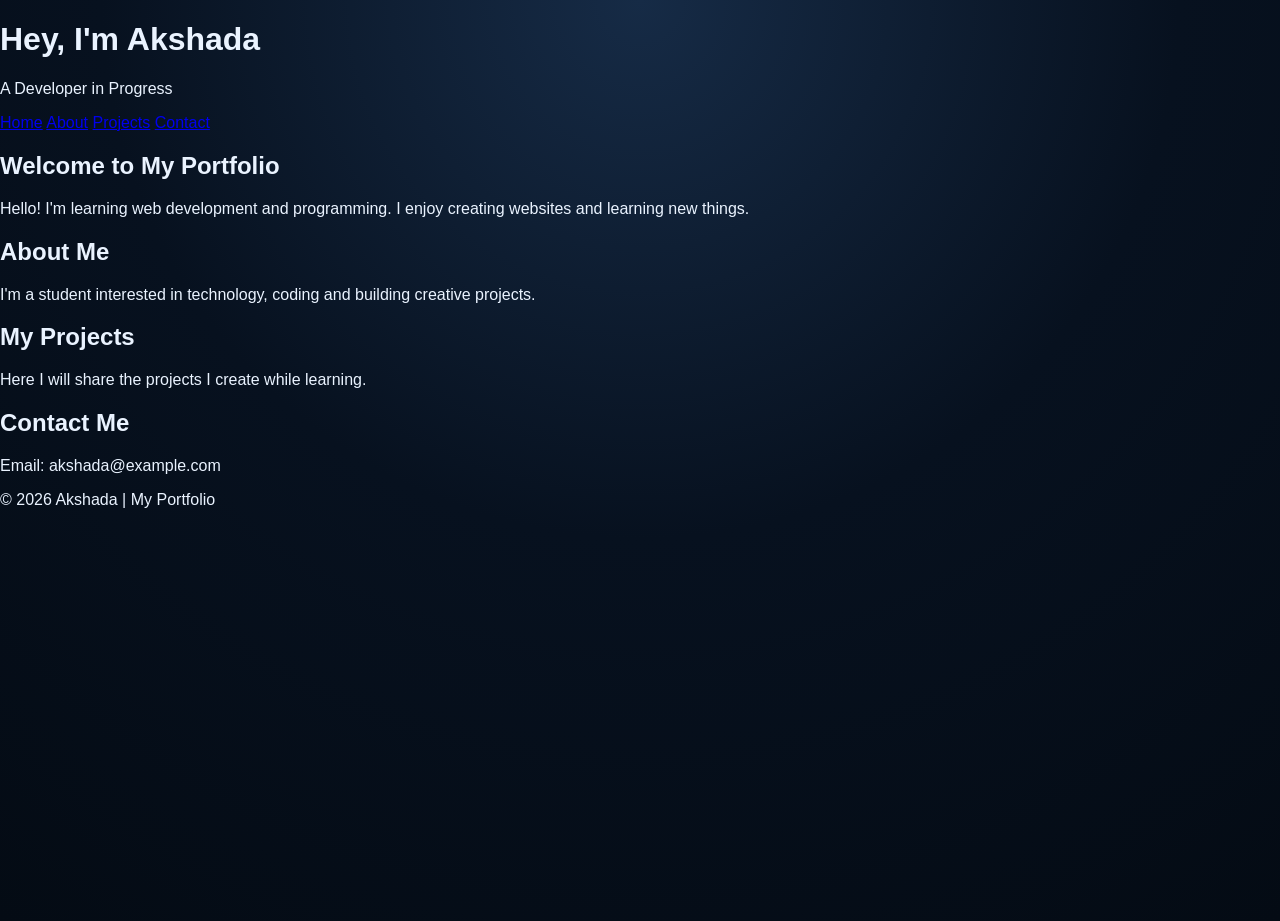
<file: program/index.html>
<!DOCTYPE html>
<html lang="en">
<head>
    <meta charset="UTF-8">
    <meta name="viewport" content="width=device-width, initial-scale=1.0">
    <title>My Portfolio</title>
    <link rel="stylesheet" href="style.css">
</head>
<body>

    <header>
        <h1>Hey, I'm Akshada</h1>
        <p>A Developer in Progress</p>
    </header>

    <nav>
        <a href="#home">Home</a>
        <a href="#about">About</a>
        <a href="#projects">Projects</a>
        <a href="#contact">Contact</a>
    </nav>

    <section id="home">
        <h2>Welcome to My Portfolio</h2>
        <p>Hello! I'm learning web development and programming.
           I enjoy creating websites and learning new things.</p>
    </section>

    <section id="about">
        <h2>About Me</h2>
        <p>I'm a student interested in technology, coding and
           building creative projects.</p>
    </section>

    <section id="projects">
        <h2>My Projects</h2>
        <p>Here I will share the projects I create while learning.</p>
    </section>

    <section id="contact">
        <h2>Contact Me</h2>
        <p>Email: akshada@example.com</p>
    </section>

    <footer>
        <p>© 2026 Akshada | My Portfolio</p>
    </footer>

</body>
</html>
</file>
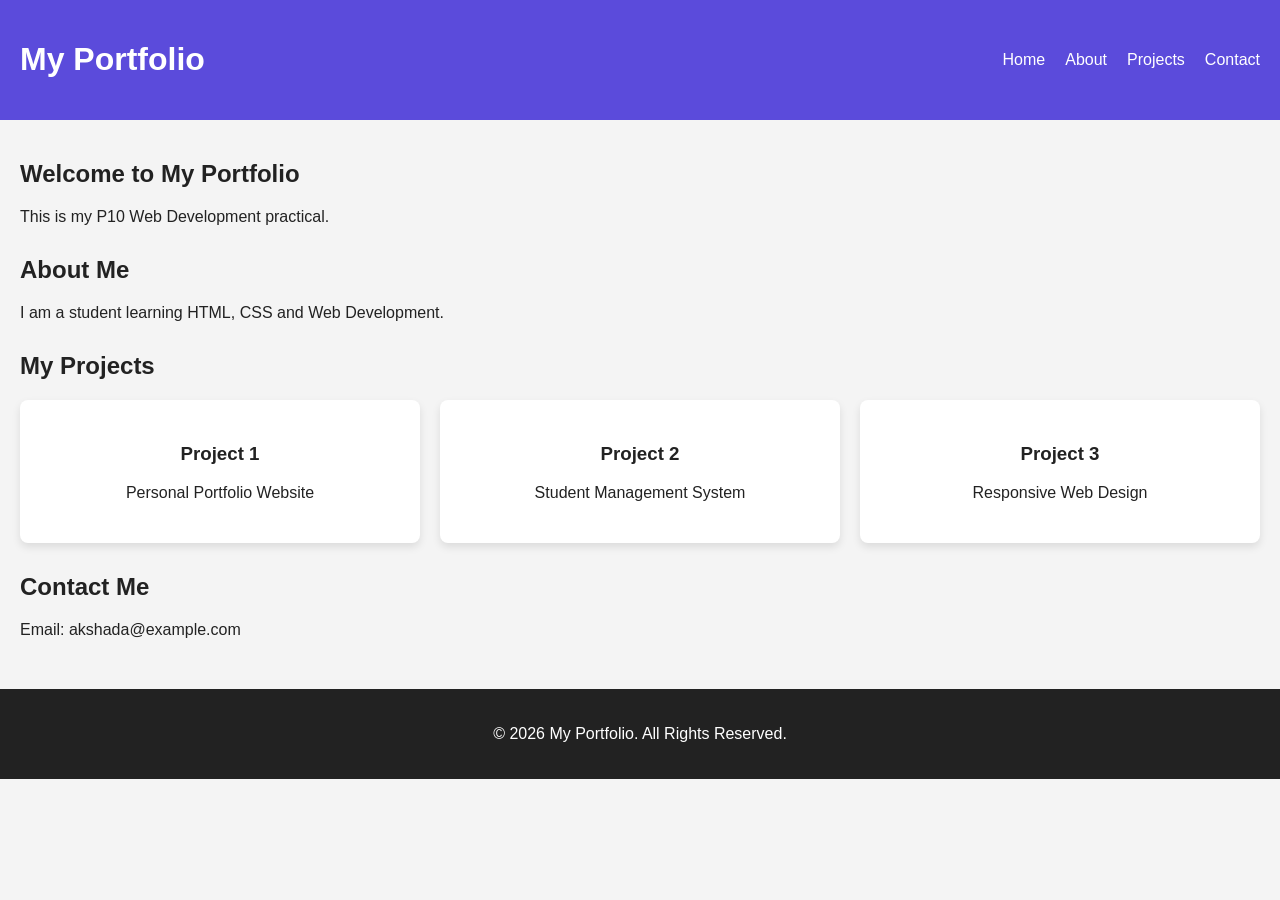
<file: p10.html>
<!DOCTYPE html>
<html lang="en">
<head>
    <meta charset="UTF-8">
    <meta name="viewport" content="width=device-width, initial-scale=1.0">
    <title>P10 - Advanced Flexbox Layout</title>
    <link rel="stylesheet" href="p10.css">
</head>
<body>

   
    <header class="header">
        <h1>My Portfolio</h1>

        <nav class="navbar">
            <a href="#home">Home</a>
            <a href="#about">About</a>
            <a href="#projects">Projects</a>
            <a href="#contact">Contact</a>
        </nav>
    </header>

  
    <main>
        <section id="home">
            <h2>Welcome to My Portfolio</h2>
            <p>This is my P10 Web Development practical.</p>
        </section>

        <section id="about">
            <h2>About Me</h2>
            <p>I am a student learning HTML, CSS and Web Development.</p>
        </section>

        <section id="projects">
            <h2>My Projects</h2>

            <div class="projects-container">
                <div class="project-card">
                    <h3>Project 1</h3>
                    <p>Personal Portfolio Website</p>
                </div>

                <div class="project-card">
                    <h3>Project 2</h3>
                    <p>Student Management System</p>
                </div>

                <div class="project-card">
                    <h3>Project 3</h3>
                    <p>Responsive Web Design</p>
                </div>
            </div>
        </section>

        <section id="contact">
            <h2>Contact Me</h2>
            <p>Email: akshada@example.com</p>
        </section>
    </main>


    <footer class="footer">
        <p>&copy; 2026 My Portfolio. All Rights Reserved.</p>
    </footer>

</body>
</html>
</file>
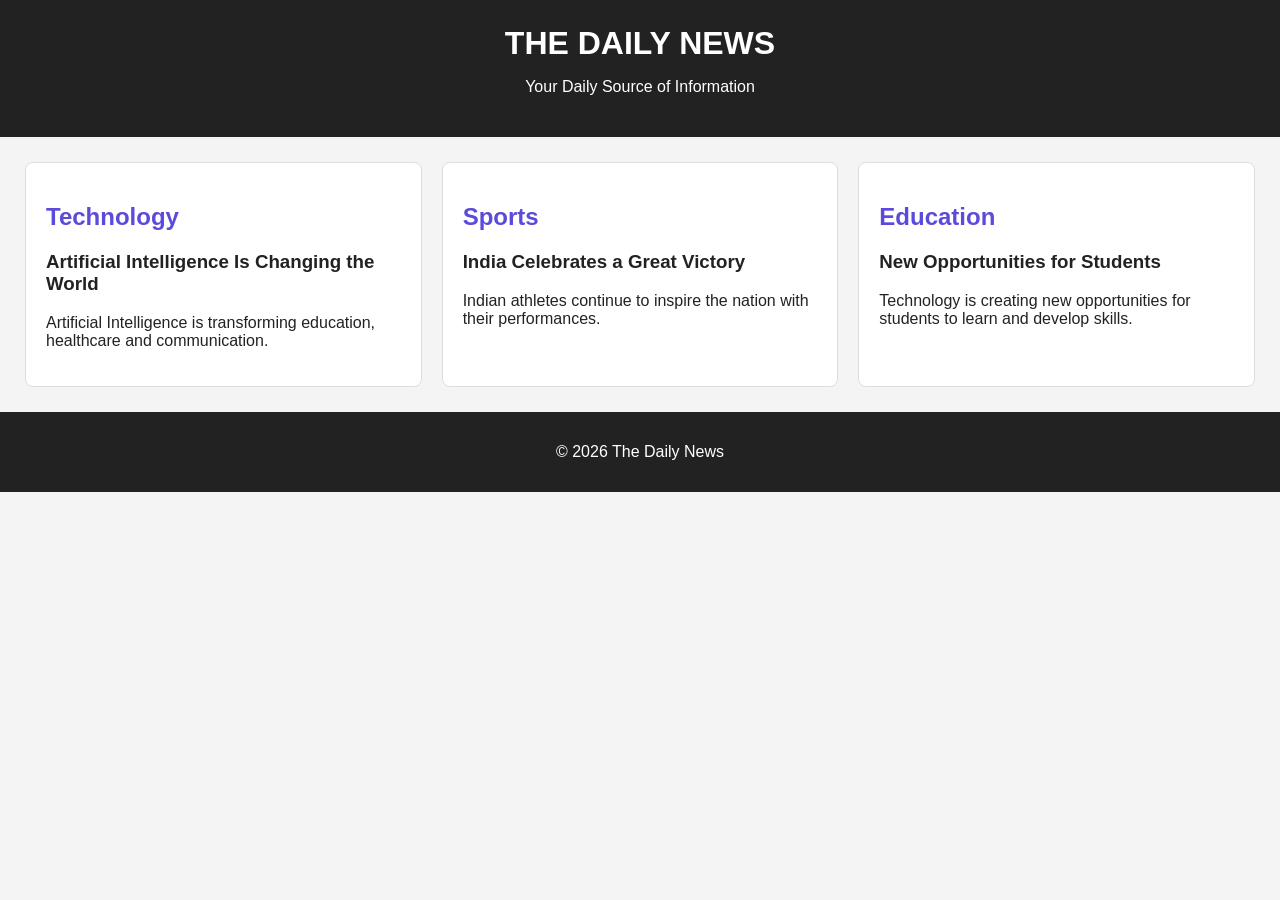
<file: p11.html>
<!DOCTYPE html>
<html lang="en">
<head>
    <meta charset="UTF-8">
    <meta name="viewport" content="width=device-width, initial-scale=1.0">
    <title>Daily News</title>
    <link rel="stylesheet" href="p11.css">
</head>
<body>

    <header>
        <h1>THE DAILY NEWS</h1>
        <p>Your Daily Source of Information</p>
    </header>

    <main class="newspaper">

        <section class="news">
            <h2>Technology</h2>
            <h3>Artificial Intelligence Is Changing the World</h3>
            <p>Artificial Intelligence is transforming education,
            healthcare and communication.</p>
        </section>

        <section class="news">
            <h2>Sports</h2>
            <h3>India Celebrates a Great Victory</h3>
            <p>Indian athletes continue to inspire the nation
            with their performances.</p>
        </section>

        <section class="news">
            <h2>Education</h2>
            <h3>New Opportunities for Students</h3>
            <p>Technology is creating new opportunities
            for students to learn and develop skills.</p>
        </section>

    </main>

    <footer>
        <p>&copy; 2026 The Daily News</p>
    </footer>

</body>
</html>
</file>
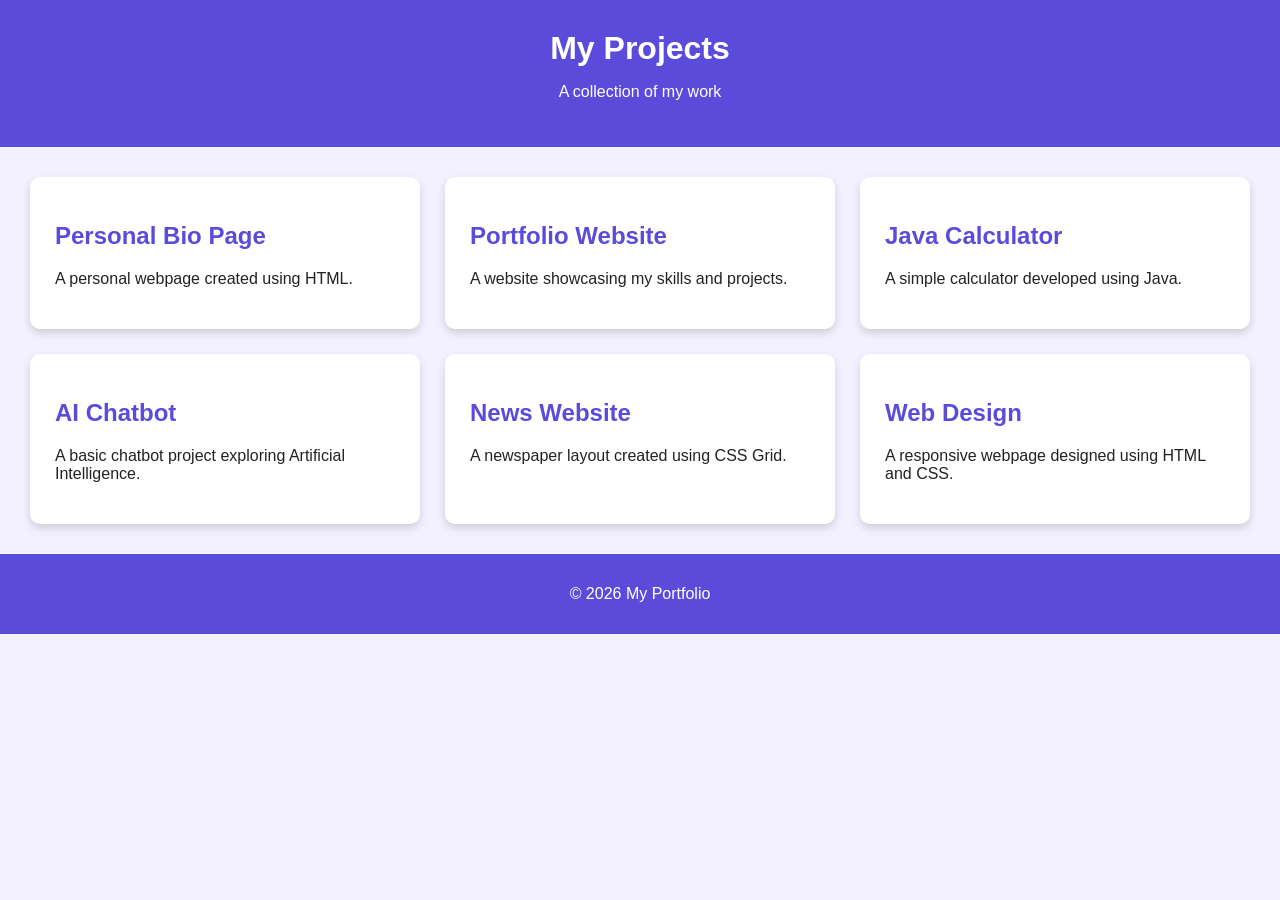
<file: p12.html>
<!DOCTYPE html>
<html lang="en">
<head>
    <meta charset="UTF-8">
    <meta name="viewport" content="width=device-width, initial-scale=1.0">
    <title>My Project Portfolio</title>
    <link rel="stylesheet" href="p12.css">
</head>
<body>

    <header>
        <h1>My Projects</h1>
        <p>A collection of my work</p>
    </header>

    <main>
        <section class="project-grid">

            <article class="project-card">
                <h2>Personal Bio Page</h2>
                <p>A personal webpage created using HTML.</p>
            </article>

            <article class="project-card">
                <h2>Portfolio Website</h2>
                <p>A website showcasing my skills and projects.</p>
            </article>

            <article class="project-card">
                <h2>Java Calculator</h2>
                <p>A simple calculator developed using Java.</p>
            </article>

            <article class="project-card">
                <h2>AI Chatbot</h2>
                <p>A basic chatbot project exploring Artificial Intelligence.</p>
            </article>

            <article class="project-card">
                <h2>News Website</h2>
                <p>A newspaper layout created using CSS Grid.</p>
            </article>

            <article class="project-card">
                <h2>Web Design</h2>
                <p>A responsive webpage designed using HTML and CSS.</p>
            </article>

        </section>
    </main>

    <footer>
        <p>&copy; 2026 My Portfolio</p>
    </footer>

</body>
</html>
</file>
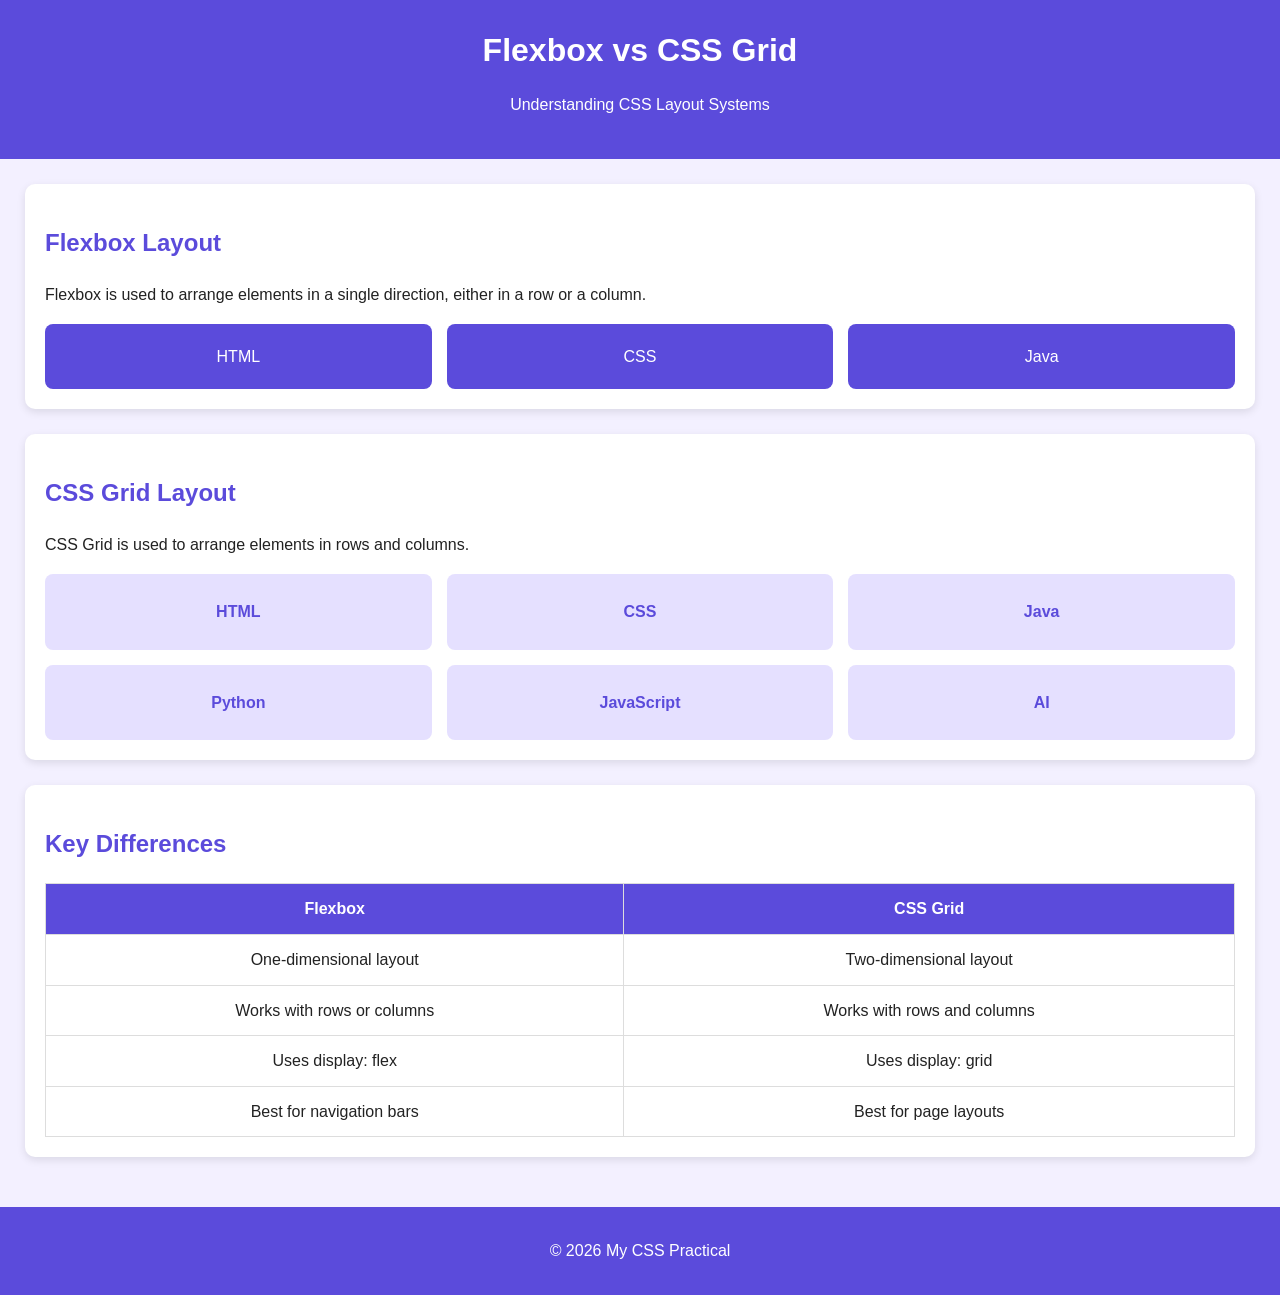
<file: p13.html>
<!DOCTYPE html>
<html lang="en">
<head>
    <meta charset="UTF-8">
    <meta name="viewport" content="width=device-width, initial-scale=1.0">
    <title>Flexbox vs CSS Grid</title>
    <link rel="stylesheet" href="p13.css">
</head>
<body>

    <header>
        <h1>Flexbox vs CSS Grid</h1>
        <p>Understanding CSS Layout Systems</p>
    </header>

    <main>

        <section>
            <h2>Flexbox Layout</h2>
            <p>Flexbox is used to arrange elements in a single direction,
            either in a row or a column.</p>

            <div class="flex-container">
                <div class="flex-item">HTML</div>
                <div class="flex-item">CSS</div>
                <div class="flex-item">Java</div>
            </div>
        </section>

        <section>
            <h2>CSS Grid Layout</h2>
            <p>CSS Grid is used to arrange elements in rows and columns.</p>

            <div class="grid-container">
                <div class="grid-item">HTML</div>
                <div class="grid-item">CSS</div>
                <div class="grid-item">Java</div>
                <div class="grid-item">Python</div>
                <div class="grid-item">JavaScript</div>
                <div class="grid-item">AI</div>
            </div>
        </section>

        <section class="comparison">
            <h2>Key Differences</h2>

            <table>
                <tr>
                    <th>Flexbox</th>
                    <th>CSS Grid</th>
                </tr>
                <tr>
                    <td>One-dimensional layout</td>
                    <td>Two-dimensional layout</td>
                </tr>
                <tr>
                    <td>Works with rows or columns</td>
                    <td>Works with rows and columns</td>
                </tr>
                <tr>
                    <td>Uses display: flex</td>
                    <td>Uses display: grid</td>
                </tr>
                <tr>
                    <td>Best for navigation bars</td>
                    <td>Best for page layouts</td>
                </tr>
            </table>
        </section>

    </main>

    <footer>
        <p>&copy; 2026 My CSS Practical</p>
    </footer>

</body>
</html>
</file>
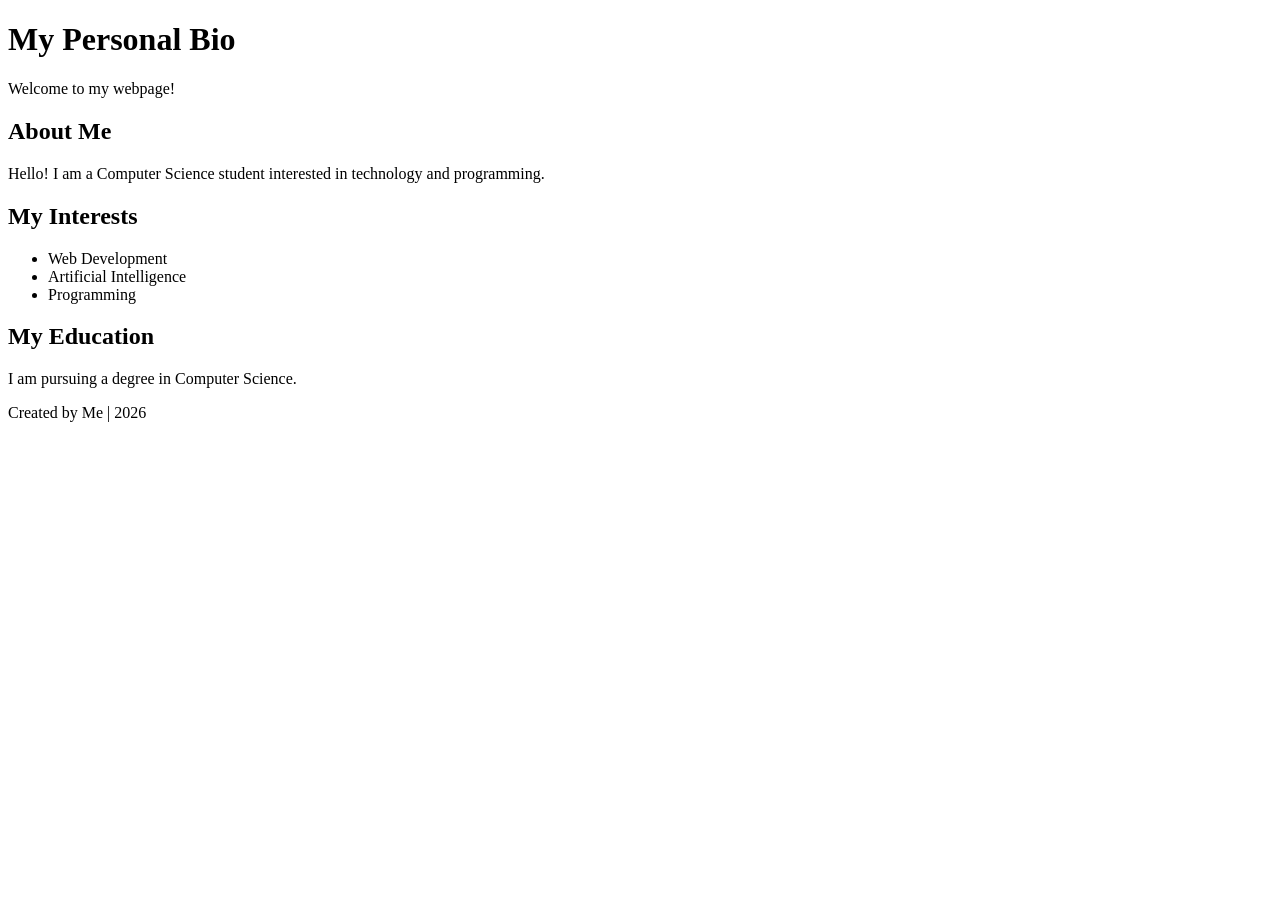
<file: p5.html>
<!DOCTYPE html>
<html lang="en">
<head>
    <meta charset="UTF-8">
    <meta name="viewport" content="width=device-width, initial-scale=1.0">
    <title>My Bio Page</title>
</head>
<body>

    <header>
        <h1>My Personal Bio</h1>
        <p>Welcome to my webpage!</p>
    </header>

    <main>
        <section>
            <h2>About Me</h2>
            <p>Hello! I am a Computer Science student
               interested in technology and programming.</p>
        </section>

        <section>
            <h2>My Interests</h2>
            <ul>
                <li>Web Development</li>
                <li>Artificial Intelligence</li>
                <li>Programming</li>
            </ul>
        </section>

        <section>
            <h2>My Education</h2>
            <p>I am pursuing a degree in Computer Science.</p>
        </section>
    </main>

    <footer>
        <p>Created by Me | 2026</p>
    </footer>

</body>
</html>
</file>
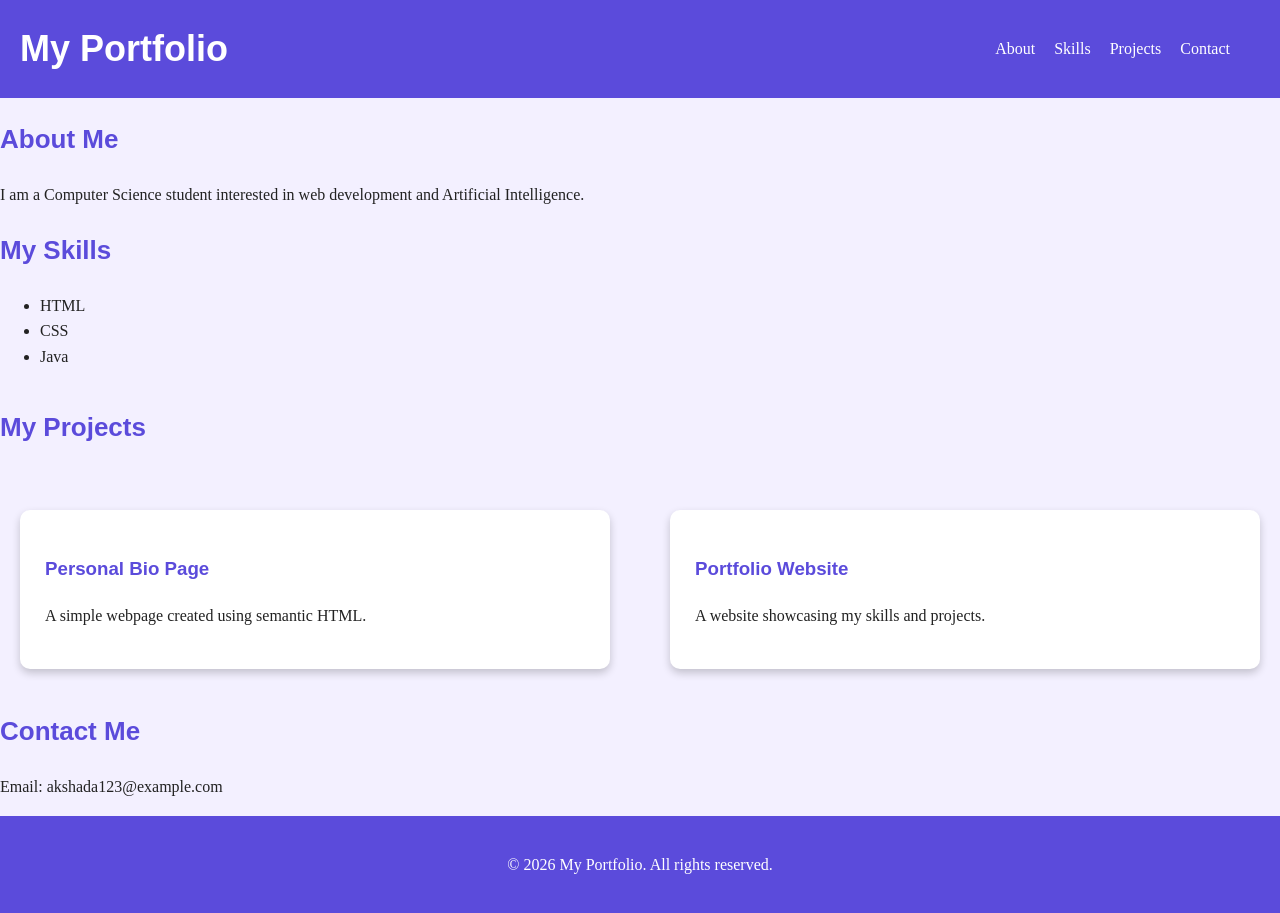
<file: p6.html>
<!DOCTYPE html>
<html lang="en">
<head>
    <meta charset="UTF-8">
    <meta name="viewport" content="width=device-width, initial-scale=1.0">
    <title>My Portfolio</title>
    <link rel="stylesheet" href="p7.css">
</head>
<body>
    <header>
        <h1>My Portfolio</h1>

        <nav class="navbar">
            <a href="#about">About</a>
            <a href="#skills">Skills</a>
            <a href="#projects">Projects</a>
            <a href="#contact">Contact</a>
        </nav>
    </header>

    <main>

        <section id="about">
            <h2>About Me</h2>
            <p>
                I am a Computer Science student interested in
                web development and Artificial Intelligence.
            </p>
        </section>

        <section id="skills">
            <h2>My Skills</h2>
            <ul>
                <li>HTML</li>
                <li>CSS</li>
                <li>Java</li>
            </ul>
        </section>

        <section id="projects">
            <h2>My Projects</h2>

            <article class="project-card">
                <h3>Personal Bio Page</h3>
                <p>A simple webpage created using semantic HTML.</p>

                <div class="overlay">
                    <p>My first HTML project</p>
                </div>
            </article>

            <article class="project-card">
                <h3>Portfolio Website</h3>
                <p>A website showcasing my skills and projects.</p>

                <div class="overlay">
                    <p>My personal portfolio</p>
                </div>
            </article>

        </section>

        <section id="contact">
            <h2>Contact Me</h2>
            <p>Email: akshada123@example.com</p>
        </section>

    </main>

    <footer>
        <p>&copy; 2026 My Portfolio. All rights reserved.</p>
    </footer>
</body>
</html>
</file>
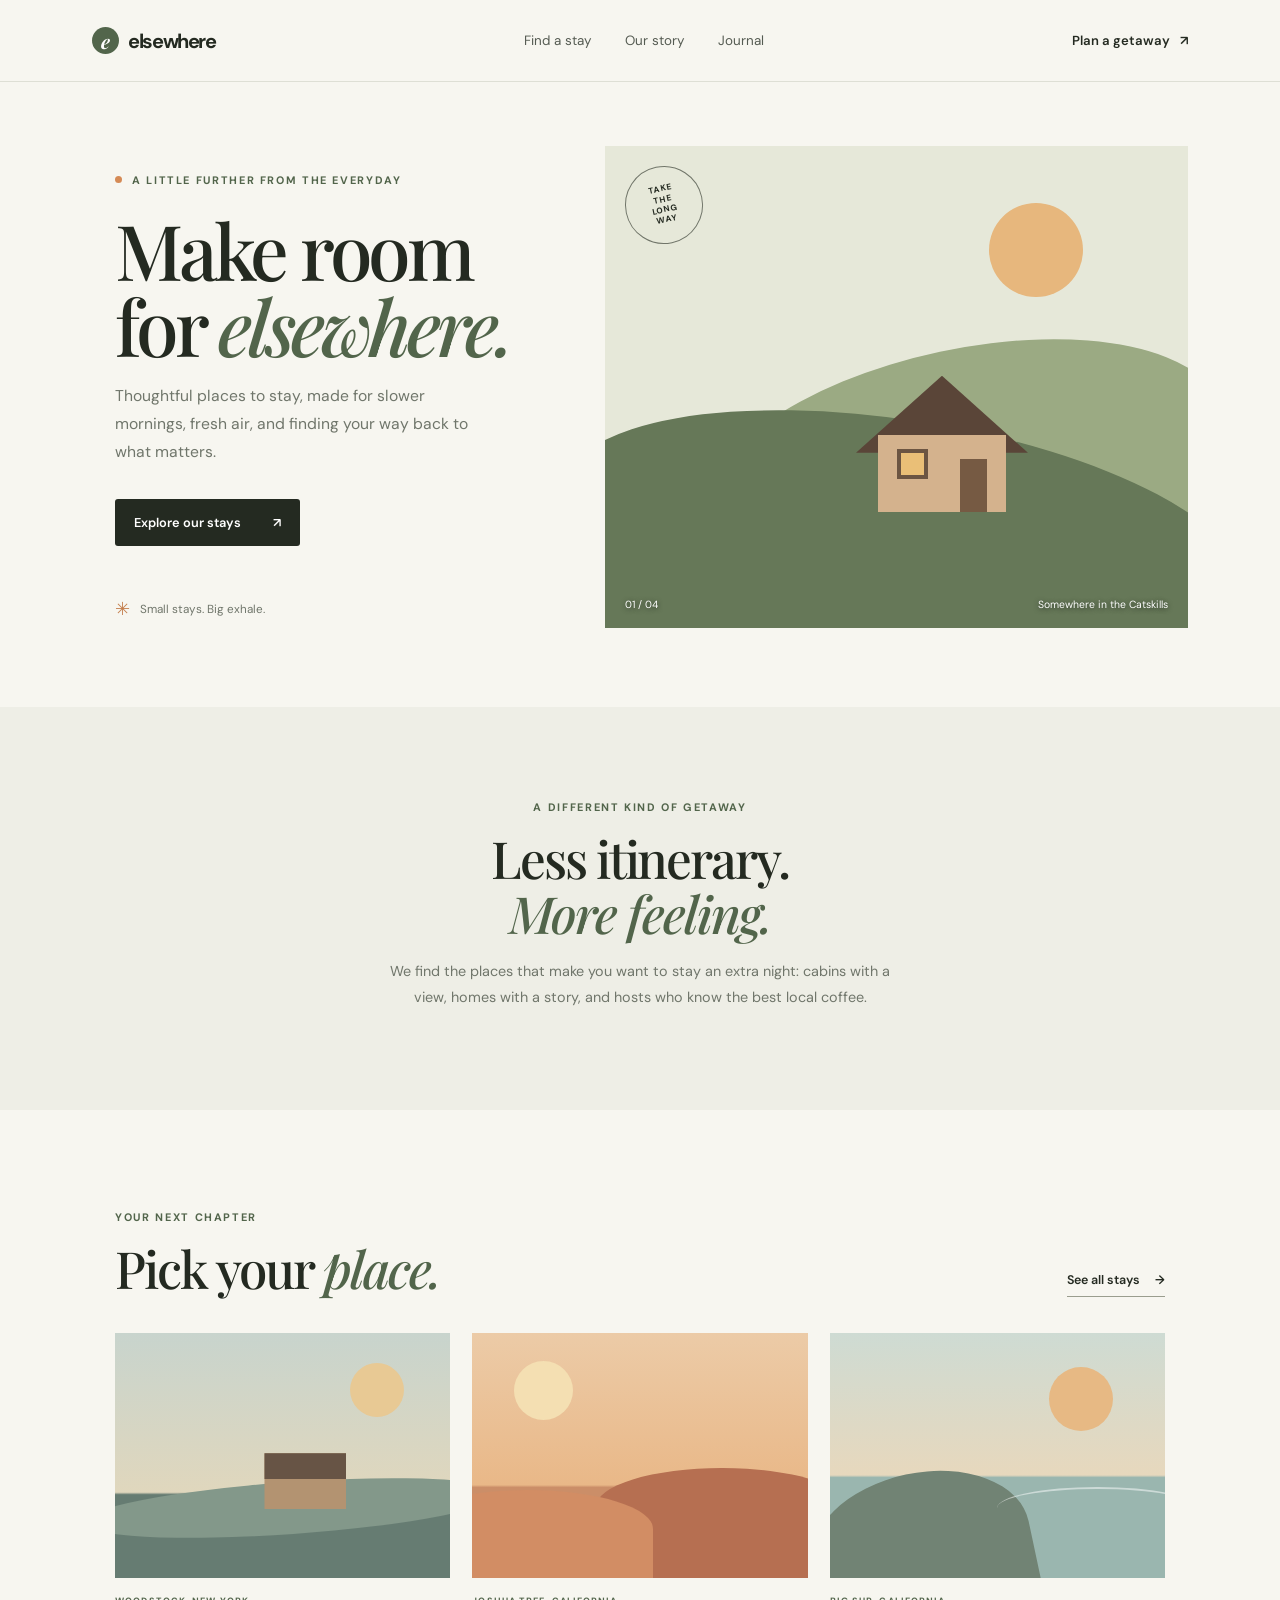
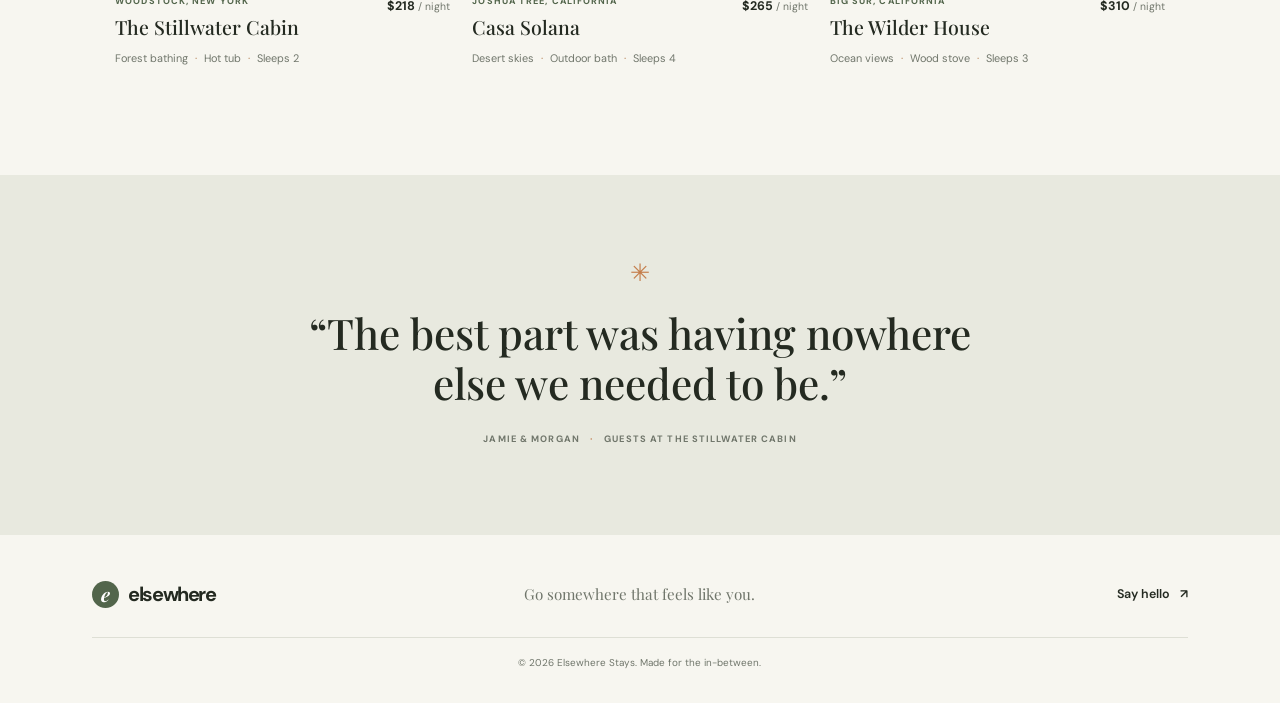
<file: program/p3.html>
<!DOCTYPE html>
<html lang="en">
  <head>
    <meta charset="UTF-8" />
    <meta name="viewport" content="width=device-width, initial-scale=1.0" />
    <meta
      name="description"
      content="Find your next slow escape with Elsewhere, a collection of thoughtful, nature-led stays."
    />
    <title>Elsewhere — Find your slow escape</title>
    <link rel="preconnect" href="https://fonts.googleapis.com" />
    <link rel="preconnect" href="https://fonts.gstatic.com" crossorigin />
    <link
      href="https://fonts.googleapis.com/css2?family=DM+Sans:wght@400;500;600;700&family=Playfair+Display:wght@500;600;700&display=swap"
      rel="stylesheet"
    />
    <link rel="stylesheet" href="p3.css" />
  </head>
  <body>
    <header class="site-header">
      <a class="wordmark" href="#home" aria-label="Elsewhere home">
        <span class="wordmark-icon" aria-hidden="true">e</span>
        elsewhere
      </a>
      <nav class="site-nav" aria-label="Main navigation">
        <a href="#stays">Find a stay</a>
        <a href="#about">Our story</a>
        <a href="#journal">Journal</a>
      </nav>
      <a class="header-link" href="#stays">Plan a getaway <span aria-hidden="true">↗</span></a>
    </header>

    <main>
      <section class="hero" id="home">
        <div class="hero-content">
          <p class="eyebrow"><span></span> A little further from the everyday</p>
          <h1>Make room<br />for <em>elsewhere.</em></h1>
          <p class="hero-copy">
            Thoughtful places to stay, made for slower mornings, fresh air, and
            finding your way back to what matters.
          </p>
          <a class="button button-dark" href="#stays">Explore our stays <span aria-hidden="true">↗</span></a>
          <div class="hero-note">
            <span class="note-mark" aria-hidden="true">✳</span>
            <span>Small stays. Big exhale.</span>
          </div>
        </div>
        <div class="hero-art" role="img" aria-label="Illustration of a warm cabin among green hills">
          <div class="sun"></div>
          <div class="hill hill-back"></div>
          <div class="hill hill-front"></div>
          <div class="cabin">
            <div class="cabin-roof"></div>
            <div class="cabin-body">
              <span class="cabin-window"></span>
              <span class="cabin-door"></span>
            </div>
          </div>
          <div class="art-caption"><span>01 / 04</span><span>Somewhere in the Catskills</span></div>
          <span class="art-stamp">TAKE<br />THE<br />LONG<br />WAY</span>
        </div>
      </section>

      <section class="intro" id="about">
        <p class="eyebrow">A different kind of getaway</p>
        <h2>Less itinerary.<br /><em>More feeling.</em></h2>
        <p>
          We find the places that make you want to stay an extra night: cabins
          with a view, homes with a story, and hosts who know the best local
          coffee.
        </p>
      </section>

      <section class="stays-section" id="stays">
        <div class="section-heading">
          <div>
            <p class="eyebrow">Your next chapter</p>
            <h2>Pick your <em>place.</em></h2>
          </div>
          <a class="text-link" href="#contact">See all stays <span aria-hidden="true">→</span></a>
        </div>
        <div class="stay-grid">
          <article class="stay-card stay-card-one">
            <div class="stay-art art-lake" aria-hidden="true">
              <span class="moon"></span><span class="lake-line"></span><span class="tiny-cabin"></span>
            </div>
            <div class="stay-details">
              <div><p class="stay-location">WOODSTOCK, NEW YORK</p><h3>The Stillwater Cabin</h3></div>
              <span class="stay-price">$218 <small>/ night</small></span>
            </div>
            <p class="stay-tags">Forest bathing <span>·</span> Hot tub <span>·</span> Sleeps 2</p>
          </article>
          <article class="stay-card stay-card-two">
            <div class="stay-art art-desert" aria-hidden="true">
              <span class="desert-sun"></span><span class="mesa mesa-one"></span><span class="mesa mesa-two"></span>
            </div>
            <div class="stay-details">
              <div><p class="stay-location">JOSHUA TREE, CALIFORNIA</p><h3>Casa Solana</h3></div>
              <span class="stay-price">$265 <small>/ night</small></span>
            </div>
            <p class="stay-tags">Desert skies <span>·</span> Outdoor bath <span>·</span> Sleeps 4</p>
          </article>
          <article class="stay-card stay-card-three">
            <div class="stay-art art-coast" aria-hidden="true">
              <span class="coast-sun"></span><span class="coast-cliff"></span><span class="coast-sea"></span>
            </div>
            <div class="stay-details">
              <div><p class="stay-location">BIG SUR, CALIFORNIA</p><h3>The Wilder House</h3></div>
              <span class="stay-price">$310 <small>/ night</small></span>
            </div>
            <p class="stay-tags">Ocean views <span>·</span> Wood stove <span>·</span> Sleeps 3</p>
          </article>
        </div>
      </section>

      <section class="quote-section" id="journal">
        <span class="quote-spark" aria-hidden="true">✳</span>
        <blockquote>“The best part was having nowhere else we needed to be.”</blockquote>
        <p>JAMIE & MORGAN <span>·</span> GUESTS AT THE STILLWATER CABIN</p>
      </section>
    </main>

    <footer class="site-footer" id="contact">
      <a class="wordmark footer-wordmark" href="#home">
        <span class="wordmark-icon" aria-hidden="true">e</span>
        elsewhere
      </a>
      <p>Go somewhere that feels like you.</p>
      <a class="footer-contact" href="mailto:hello@elsewhere.example">Say hello <span aria-hidden="true">↗</span></a>
      <small>© 2026 Elsewhere Stays. Made for the in-between.</small>
    </footer>
  </body>
</html>
</file>
<file: program/style.css>
:root {
  --bg: #07111f;
  --bg-soft: #0d1b2a;
  --panel: rgba(17, 29, 49, 0.9);
  --panel-strong: #0f1d30;
  --primary: #69d2e7;
  --primary-2: #7c6cff;
  --text: #eaf3ff;
  --muted: #a9b8cc;
  --line: rgba(255, 255, 255, 0.1);
}

* {
  box-sizing: border-box;
}

html {
  scroll-behavior: smooth;
}

body {
  margin: 0;
  min-height: 100vh;
  font-family: "Inter", sans-serif;
  background: radial-gradient(circle at top, #162b46 0%, var(--bg) 48%, #040b14 100%);
  color: var(--text);
}

img {
  max-width: 100%;
  display: block;
}

.page-shell {
  width: min(1200px, calc(100% - 32px));
  margin: 0 auto;
  padding: 24px 0 48px;
}

.topbar {
  display: flex;
  justify-content: space-between;
  align-items: center;
  padding: 14px 10px;
  border: 1px solid var(--line);
  border-radius: 18px;
  background: rgba(10, 18, 31, 0.55);
  backdrop-filter: blur(10px);
}

.brand {
  display: flex;
  align-items: center;
  gap: 12px;
  font-weight: 700;
}

.brand-mark {
  display: inline-flex;
  width: 32px;
  height: 32px;
  align-items: center;
  justify-content: center;
  border-radius: 10px;
  background: linear-gradient(135deg, var(--primary), var(--primary-2));
  color: #030b16;
  font-weight: 800;
}

.nav {
  display: flex;
  gap: 24px;
}

.nav a {
  color: var(--muted);
  text-decoration: none;
  font-size: 0.95rem;
}

.hero {
  display: grid;
  grid-template-columns: 1.1fr 0.9fr;
  align-items: center;
  gap: 42px;
  min-height: 74vh;
  padding: 50px 10px 18px;
}

.eyebrow {
  margin: 0 0 16px;
  color: var(--primary);
  font-size: 0.8rem;
  letter-spacing: 0.2em;
  text-transform: uppercase;
  font-weight: 700;
}

.hero-copy h1 {
  margin: 0;
  font-size: clamp(2.8rem, 5vw, 5rem);
  line-height: 0.95;
  letter-spacing: -0.06em;
}

.subtitle {
  max-width: 620px;
  margin: 20px 0 0;
  color: var(--muted);
  font-size: 1.06rem;
  line-height: 1.7;
}

.hero-actions {
  display: flex;
  align-items: center;
  gap: 18px;
  margin-top: 30px;
}

.btn {
  display: inline-flex;
  align-items: center;
  justify-content: center;
  min-width: 138px;
  min-height: 48px;
  padding: 0 20px;
  border-radius: 12px;
  font-weight: 600;
  text-decoration: none;
  transition: transform 0.2s ease, opacity 0.2s ease;
}

.btn:hover {
  transform: translateY(-1px);
}

.btn-primary {
  background: linear-gradient(135deg, var(--primary), var(--primary-2));
  color: #06131f;
}

.btn-secondary {
  border: 1px solid var(--line);
  color: var(--text);
  background: rgba(255, 255, 255, 0.02);
}

.stat-list {
  list-style: none;
  display: flex;
  gap: 36px;
  padding: 0;
  margin: 36px 0 0;
}

.stat-list li {
  display: flex;
  flex-direction: column;
  gap: 4px;
}

.stat-list strong {
  font-size: 1.5rem;
  font-weight: 800;
}

.stat-list span {
  color: var(--muted);
  font-size: 0.8rem;
}

.hero-card {
  background: linear-gradient(180deg, rgba(18, 30, 46, 0.95), rgba(9, 18, 30, 0.9));
  border: 1px solid var(--line);
  border-radius: 28px;
  padding: 18px 18px 20px;
  box-shadow: 0 30px 80px rgba(2, 8, 17, 0.45);
}

.card-top {
  display: flex;
  gap: 8px;
  padding: 4px 6px 16px;
}

.dot {
  display: inline-block;
  width: 12px;
  height: 12px;
  border-radius: 50%;
}

.dot.red { background: #ff6b6b; }
.dot.yellow { background: #ffd166; }
.dot.green { background: #7ae582; }

.preview-panel {
  display: grid;
  gap: 18px;
  padding: 18px 16px 14px;
  background: rgba(8, 15, 24, 0.9);
  border: 1px solid var(--line);
  border-radius: 20px;
}

.mini-chart {
  height: 180px;
  display: flex;
  align-items: end;
  justify-content: space-between;
  gap: 12px;
  padding: 10px 8px 0;
  border-radius: 14px;
  background: linear-gradient(180deg, rgba(25, 42, 63, 0.25), rgba(17, 25, 36, 0.05));
}

.mini-chart span {
  width: 100%;
  border-radius: 12px 12px 0 0;
  background: linear-gradient(180deg, var(--primary), var(--primary-2));
  box-shadow: 0 10px 18px rgba(108, 120, 255, 0.25);
}

.stats-box {
  display: flex;
  justify-content: space-between;
  align-items: end;
  padding: 8px 4px 0;
  border-top: 1px solid var(--line);
}

.stats-box p {
  margin: 0;
  color: var(--muted);
  font-size: 0.9rem;
}

.stats-box h3 {
  margin: 0;
  font-size: 2rem;
}

.features {
  display: grid;
  grid-template-columns: repeat(3, minmax(0, 1fr));
  gap: 22px;
  margin-top: 18px;
  padding: 18px 10px 0;
}

.feature-box {
  background: rgba(15, 25, 38, 0.7);
  border: 1px solid var(--line);
  border-radius: 20px;
  padding: 22px 18px;
}

.feature-icon {
  display: inline-flex;
  align-items: center;
  justify-content: center;
  width: 52px;
  height: 52px;
  border-radius: 14px;
  background: rgba(105, 210, 231, 0.1);
  font-size: 1.5rem;
}

.feature-box h3 {
  margin: 18px 0 10px;
  font-size: 1.35rem;
}

.feature-box p {
  margin: 0;
  color: var(--muted);
  line-height: 1.7;
}

@media (max-width: 860px) {
  .topbar {
    flex-direction: column;
    gap: 14px;
  }

  .nav {
    flex-wrap: wrap;
    justify-content: center;
  }

  .hero {
    grid-template-columns: 1fr;
    padding-top: 32px;
  }

  .features {
    grid-template-columns: 1fr;
  }
}

@media (max-width: 520px) {
  .page-shell {
    width: min(100% - 20px, 1200px);
  }

  .hero-copy h1 {
    font-size: 2.5rem;
  }

  .hero-actions {
    flex-direction: column;
    align-items: flex-start;
  }

  .btn {
    width: 100%;
  }

  .stat-list {
    flex-wrap: wrap;
    gap: 20px;
  }
}
</file>
<file: p10.css>
* {
    box-sizing: border-box;
}

body {
    margin: 0;
    font-family: Arial, sans-serif;
    background-color: #f4f4f4;
    color: #222;
}


.header {
    display: flex;
    justify-content: space-between;
    align-items: center;
    flex-wrap: wrap;
    background-color: #5b4bdb;
    color: white;
    padding: 20px;
}


.navbar {
    display: flex;
    gap: 20px;
}

.navbar a {
    color: white;
    text-decoration: none;
    font-size: 16px;
}


main {
    padding: 20px;
    min-height: 400px;
}

section {
    margin-bottom: 30px;
}


.projects-container {
    display: flex;
    flex-wrap: wrap;
    gap: 20px;
}

.project-card {
    flex: 1 1 250px;
    background-color: white;
    padding: 25px;
    text-align: center;
    border-radius: 8px;
    box-shadow: 0 4px 8px rgba(0, 0, 0, 0.1);
}


.footer {
    display: flex;
    justify-content: center;
    align-items: center;
    text-align: center;
    background-color: #222;
    color: white;
    padding: 20px;
}


@media screen and (max-width: 600px) {

    .header {
        flex-direction: column;
        gap: 15px;
    }

    .navbar {
        flex-direction: column;
        align-items: center;
        gap: 10px;
    }

    .projects-container {
        flex-direction: column;
    }
}
</file>
<file: p11.css>
* {
    box-sizing: border-box;
}

body {
    margin: 0;
    font-family: Arial, sans-serif;
    background-color: #f4f4f4;
    color: #222;
}

header {
    background-color: #222;
    color: white;
    text-align: center;
    padding: 25px;
}

header h1 {
    margin: 0;
}

.newspaper {
    display: grid;
    grid-template-columns: repeat(3, 1fr);
    gap: 20px;
    padding: 25px;
}

.news {
    background-color: white;
    padding: 20px;
    border: 1px solid #ddd;
    border-radius: 8px;
}

.news h2 {
    color: #5b4bdb;
}

footer {
    background-color: #222;
    color: white;
    text-align: center;
    padding: 15px;
}
@media (max-width: 700px) {
    .newspaper {
        grid-template-columns: 1fr;
    }
}
</file>
<file: p12.css>
* {
    box-sizing: border-box;
}

body {
    margin: 0;
    font-family: Arial, sans-serif;
    background-color: #f3f0ff;
    color: #222;
}

header {
    background-color: #5b4bdb;
    color: white;
    text-align: center;
    padding: 30px;
}

header h1 {
    margin: 0;
}

.project-grid {
    display: grid;
    grid-template-columns: repeat(3, 1fr);
    gap: 25px;
    padding: 30px;
}

.project-card {
    background-color: white;
    padding: 25px;
    border-radius: 10px;
    box-shadow: 0 4px 8px rgba(0, 0, 0, 0.15);
    transition: transform 0.3s;
}

.project-card h2 {
    color: #5b4bdb;
}

.project-card:hover {
    transform: translateY(-5px);
}

footer {
    background-color: #5b4bdb;
    color: white;
    text-align: center;
    padding: 15px;
}


@media (max-width: 800px) {
    .project-grid {
        grid-template-columns: repeat(2, 1fr);
    }
}

@media (max-width: 500px) {
    .project-grid {
        grid-template-columns: 1fr;
    }
}
</file>
<file: p13.css>
* {
    box-sizing: border-box;
}

body {
    margin: 0;
    font-family: Arial, sans-serif;
    background-color: #f3f0ff;
    color: #222;
    line-height: 1.6;
}

header {
    background-color: #5b4bdb;
    color: white;
    text-align: center;
    padding: 25px;
}

header h1 {
    margin: 0;
}

main {
    padding: 25px;
}

section {
    background-color: white;
    padding: 20px;
    margin-bottom: 25px;
    border-radius: 10px;
    box-shadow: 0 3px 8px rgba(0, 0, 0, 0.1);
}

h2 {
    color: #5b4bdb;
}

.flex-container {
    display: flex;
    justify-content: space-around;
    align-items: center;
    gap: 15px;
    flex-wrap: wrap;
}

.flex-item {
    background-color: #5b4bdb;
    color: white;
    padding: 20px;
    text-align: center;
    flex: 1;
    border-radius: 8px;
}
.grid-container {
    display: grid;
    grid-template-columns: repeat(3, 1fr);
    gap: 15px;
}

.grid-item {
    background-color: #e5e0ff;
    color: #5b4bdb;
    padding: 25px;
    text-align: center;
    border-radius: 8px;
    font-weight: bold;
}
table {
    width: 100%;
    border-collapse: collapse;
}

th, td {
    border: 1px solid #ddd;
    padding: 12px;
    text-align: center;
}

th {
    background-color: #5b4bdb;
    color: white;
}
@media (max-width: 600px) {
    .grid-container {
        grid-template-columns: 1fr;
    }

    .flex-container {
        flex-direction: column;
    }
}
footer {
    background-color: #5b4bdb;
    color: white;
    text-align: center;
    padding: 15px;
}
</file>
<file: p7.css>
:root {
    --primary-color: #5b4bdb;
    --secondary-color: #f3f0ff;
    --text-color: #222222;
    --heading-font: Arial, sans-serif;
    --body-font: Georgia, serif;
}

body {
    font-family: var(--body-font);
    color: var(--text-color);
    background-color: var(--secondary-color);
    margin: 0;
    line-height: 1.6;
}

h1, h2, h3 {
    font-family: var(--heading-font);
    color: var(--primary-color);
}

h1 {
    font-size: 36px;
}

h2 {
    font-size: 26px;
}

p {
    font-size: 16px;
}
header, footer {
    background-color: var(--primary-color);
    color: white;
    padding: 20px;
}

header h1 {
    color: white;
}


.navbar {
    position: sticky;
    top: 0;
    background-color: var(--primary-color);
    padding: 15px;
    z-index: 100;
}

.navbar a {
    color: white;
    text-decoration: none;
    margin-right: 15px;
}


.project-card {
    position: relative;
    background-color: white;
    padding: 25px;
    margin: 20px;
    border-radius: 10px;
    box-shadow: 0 4px 8px rgba(0, 0, 0, 0.2);
    overflow: hidden;
}


.overlay {
    position: absolute;
    bottom: 0;
    left: 0;
    width: 100%;
    background-color: rgba(91, 75, 219, 0.9);
    color: white;
    text-align: center;
    padding: 10px 0;
    opacity: 0;
    transition: opacity 0.3s;
}

.project-card:hover .overlay {
    opacity: 1;
}

#projects {
    display: flex;
    flex-wrap: wrap;
    gap: 20px;
}

#projects h2 {
    width: 100%;
}

.project-card {
    flex: 1 1 300px;
    box-sizing: border-box;
}
@media (max-width: 600px) {
    .navbar {
        display: flex;
        flex-direction: column;
        gap: 12px;
    }

    #projects {
        flex-direction: column;
    }

    .project-card {
        width: 100%;
        margin: 0;
    }
}
header {
    display: flex;
    justify-content: space-between;
    align-items: center;
    flex-wrap: wrap;
}

header h1 {
    margin: 0;
}
footer {
    display: flex;
    justify-content: center;
    align-items: center;
    text-align: center;
}
</file>
<file: program/p3.css>
:root {
  color-scheme: light;
  --ink: #242a21;
  --muted: #70766b;
  --cream: #f7f6f0;
  --green: #52654b;
  --line: #dedfd5;
}

* {
  box-sizing: border-box;
}

html {
  scroll-behavior: smooth;
}

body {
  margin: 0;
  background: var(--cream);
  color: var(--ink);
  font-family: "DM Sans", sans-serif;
}

a {
  color: inherit;
  text-decoration: none;
}

.site-header {
  min-height: 82px;
  padding: 0 7.2%;
  display: flex;
  align-items: center;
  justify-content: space-between;
  border-bottom: 1px solid var(--line);
}

.wordmark {
  display: inline-flex;
  align-items: center;
  gap: 9px;
  font-size: 1.25rem;
  font-weight: 700;
  letter-spacing: -0.07em;
}

.wordmark-icon {
  display: grid;
  width: 27px;
  height: 27px;
  place-items: center;
  border-radius: 50%;
  background: var(--green);
  color: white;
  font-family: "Playfair Display", serif;
  font-size: 1.2rem;
  font-style: italic;
  letter-spacing: 0;
}

.site-nav {
  display: flex;
  gap: 34px;
  color: #555b52;
  font-size: 0.84rem;
}

.site-nav a,
.header-link,
.text-link,
.footer-contact {
  transition: color 0.2s ease;
}

.site-nav a:hover,
.header-link:hover,
.text-link:hover,
.footer-contact:hover {
  color: #8d5c3a;
}

.header-link {
  font-size: 0.82rem;
  font-weight: 600;
}

.header-link span,
.footer-contact span {
  margin-left: 7px;
}

.hero {
  display: grid;
  grid-template-columns: 0.88fr 1.12fr;
  min-height: 625px;
  padding: 52px 7.2% 68px;
  gap: 5%;
  align-items: center;
}

.hero-content {
  padding: 20px 0 0 5%;
}

.eyebrow {
  margin: 0;
  color: var(--green);
  font-size: 0.68rem;
  font-weight: 700;
  letter-spacing: 0.15em;
  text-transform: uppercase;
}

.hero .eyebrow {
  display: flex;
  align-items: center;
  gap: 10px;
}

.hero .eyebrow span {
  width: 7px;
  height: 7px;
  border-radius: 50%;
  background: #d58a55;
}

h1,
h2,
blockquote {
  font-family: "Playfair Display", Georgia, serif;
  font-weight: 500;
}

.hero h1 {
  margin: 24px 0 19px;
  font-size: clamp(3.5rem, 6vw, 6rem);
  line-height: 0.99;
  letter-spacing: -0.055em;
}

h1 em,
h2 em {
  color: var(--green);
  font-weight: 500;
}

.hero-copy {
  max-width: 380px;
  color: var(--muted);
  font-size: 0.98rem;
  line-height: 1.8;
}

.button {
  display: inline-flex;
  align-items: center;
  justify-content: space-between;
  gap: 32px;
  margin-top: 17px;
  padding: 15px 19px;
  border-radius: 3px;
  font-size: 0.8rem;
  font-weight: 600;
}

.button-dark {
  background: var(--ink);
  color: white;
}

.button-dark:hover {
  background: var(--green);
}

.hero-note {
  display: flex;
  align-items: center;
  gap: 10px;
  margin-top: 52px;
  color: var(--muted);
  font-size: 0.73rem;
}

.note-mark {
  color: #c47e4c;
  font-size: 1.1rem;
}

.hero-art {
  position: relative;
  min-height: 482px;
  overflow: hidden;
  background: #e6e8d9;
}

.sun {
  position: absolute;
  top: 12%;
  right: 18%;
  width: 94px;
  height: 94px;
  border-radius: 50%;
  background: #e7b77d;
}

.hill {
  position: absolute;
  right: -9%;
  bottom: -27%;
  left: -9%;
  height: 70%;
  border-radius: 50% 50% 0 0 / 35% 35% 0 0;
}

.hill-back {
  bottom: -12%;
  left: 18%;
  background: #9baa83;
  transform: rotate(-12deg);
}

.hill-front {
  background: #667858;
  transform: rotate(9deg);
}

.cabin {
  position: absolute;
  right: 30%;
  bottom: 24%;
  width: 142px;
  height: 136px;
}

.cabin-roof {
  position: absolute;
  top: 0;
  left: -15px;
  width: 172px;
  height: 77px;
  background: #5a4538;
  clip-path: polygon(50% 0, 100% 100%, 0 100%);
}

.cabin-body {
  position: absolute;
  right: 7px;
  bottom: 0;
  left: 7px;
  height: 77px;
  background: #d4b28d;
}

.cabin-window {
  position: absolute;
  top: 14px;
  left: 19px;
  width: 31px;
  height: 30px;
  border: 4px solid #6c5542;
  background: #eabf77;
}

.cabin-door {
  position: absolute;
  right: 19px;
  bottom: 0;
  width: 27px;
  height: 53px;
  background: #765a43;
}

.art-caption {
  position: absolute;
  right: 20px;
  bottom: 17px;
  left: 20px;
  display: flex;
  justify-content: space-between;
  color: white;
  font-size: 0.65rem;
  text-shadow: 0 1px 5px #283326;
}

.art-stamp {
  position: absolute;
  top: 20px;
  left: 20px;
  display: grid;
  width: 78px;
  height: 78px;
  place-content: center;
  border: 1px solid rgba(36, 42, 33, 0.6);
  border-radius: 50%;
  color: var(--ink);
  font-size: 0.52rem;
  font-weight: 700;
  letter-spacing: 0.1em;
  line-height: 1.25;
  text-align: center;
  transform: rotate(-12deg);
}

.intro {
  padding: 93px 20px 100px;
  background: #eeeee6;
  text-align: center;
}

.intro h2,
.section-heading h2 {
  margin: 17px 0;
  font-size: clamp(2.5rem, 4vw, 4rem);
  line-height: 1.08;
  letter-spacing: -0.04em;
}

.intro > p:last-child {
  max-width: 510px;
  margin: 0 auto;
  color: var(--muted);
  font-size: 0.9rem;
  line-height: 1.8;
}

.stays-section {
  padding: 100px 9% 110px;
}

.section-heading {
  display: flex;
  align-items: end;
  justify-content: space-between;
  margin-bottom: 36px;
}

.section-heading h2 {
  margin-bottom: 0;
}

.text-link {
  padding-bottom: 8px;
  border-bottom: 1px solid #9a9d8e;
  font-size: 0.78rem;
  font-weight: 600;
}

.text-link span {
  margin-left: 12px;
}

.stay-grid {
  display: grid;
  grid-template-columns: repeat(3, minmax(0, 1fr));
  gap: 22px;
}

.stay-card {
  min-width: 0;
}

.stay-art {
  position: relative;
  height: 245px;
  overflow: hidden;
}

.art-lake {
  background: linear-gradient(180deg, #c8d4cd 0%, #e0d7bd 65%, #667c72 66%);
}

.moon {
  position: absolute;
  top: 30px;
  right: 46px;
  width: 54px;
  height: 54px;
  border-radius: 50%;
  background: #e8c994;
}

.lake-line {
  position: absolute;
  right: -15%;
  bottom: 18%;
  left: -10%;
  height: 52px;
  border-radius: 50%;
  background: #83988a;
  transform: rotate(-4deg);
}

.tiny-cabin {
  position: absolute;
  z-index: 1;
  right: 31%;
  bottom: 28%;
  width: 82px;
  height: 56px;
  border-top: 26px solid #675445;
  background: #b39371;
  clip-path: polygon(0 0, 50% 0, 100% 0, 100% 100%, 0 100%);
}

.art-desert {
  background: linear-gradient(180deg, #eccba7 0%, #e9b888 62%, #cb8e68 63%);
}

.desert-sun {
  position: absolute;
  top: 28px;
  left: 42px;
  width: 59px;
  height: 59px;
  border-radius: 50%;
  background: #f4dfb2;
}

.mesa {
  position: absolute;
  bottom: -20px;
  width: 75%;
  height: 130px;
  border-radius: 50% 50% 0 0 / 30% 30% 0 0;
}

.mesa-one {
  right: -12%;
  background: #b66f51;
}

.mesa-two {
  left: -21%;
  bottom: -42px;
  background: #d28d64;
}

.art-coast {
  background: linear-gradient(180deg, #cedbd3 0%, #e7d8bd 58%, #9ab6af 59%);
}

.coast-sun {
  position: absolute;
  top: 34px;
  right: 52px;
  width: 64px;
  height: 64px;
  border-radius: 50%;
  background: #e7b984;
}

.coast-cliff {
  position: absolute;
  bottom: -37px;
  left: -20px;
  width: 66%;
  height: 142px;
  border-radius: 50% 50% 0 0;
  background: #718374;
  transform: rotate(-12deg);
}

.coast-sea {
  position: absolute;
  right: -10%;
  bottom: 20%;
  width: 60%;
  height: 42px;
  border-top: 2px solid rgba(255, 255, 255, 0.5);
  border-radius: 50%;
}

.stay-details {
  display: flex;
  justify-content: space-between;
  gap: 8px;
  padding-top: 17px;
}

.stay-location {
  margin: 0 0 7px;
  color: var(--green);
  font-size: 0.57rem;
  font-weight: 700;
  letter-spacing: 0.12em;
}

.stay-details h3 {
  margin: 0;
  font-family: "Playfair Display", Georgia, serif;
  font-size: 1.22rem;
  font-weight: 500;
}

.stay-price {
  padding-top: 3px;
  white-space: nowrap;
  font-size: 0.78rem;
  font-weight: 700;
}

.stay-price small {
  color: var(--muted);
  font-size: 0.65rem;
  font-weight: 400;
}

.stay-tags {
  margin: 11px 0 0;
  color: var(--muted);
  font-size: 0.68rem;
}

.stay-tags span {
  padding: 0 4px;
  color: #b07a4d;
}

.quote-section {
  display: grid;
  justify-items: center;
  padding: 82px 20px 90px;
  background: #e8e9df;
  text-align: center;
}

.quote-spark {
  color: #c47e4c;
  font-size: 1.5rem;
}

blockquote {
  max-width: 710px;
  margin: 20px auto;
  font-size: clamp(1.8rem, 3.3vw, 3rem);
  line-height: 1.2;
}

.quote-section p {
  margin: 4px 0 0;
  color: var(--muted);
  font-size: 0.58rem;
  font-weight: 700;
  letter-spacing: 0.12em;
}

.quote-section p span {
  padding: 0 7px;
  color: #bf7a4d;
}

.site-footer {
  display: grid;
  grid-template-columns: 1fr 1fr 1fr;
  align-items: center;
  gap: 18px;
  padding: 34px 7.2%;
}

.footer-wordmark {
  justify-self: start;
}

.site-footer > p {
  color: var(--muted);
  font-family: "Playfair Display", Georgia, serif;
  font-size: 0.95rem;
  text-align: center;
}

.footer-contact {
  justify-self: end;
  font-size: 0.78rem;
  font-weight: 600;
}

.site-footer small {
  grid-column: 1 / -1;
  padding-top: 18px;
  border-top: 1px solid var(--line);
  color: var(--muted);
  font-size: 0.62rem;
  text-align: center;
}

@media (max-width: 900px) {
  .site-header {
    padding: 0 5%;
  }

  .hero {
    grid-template-columns: 1fr 1fr;
    padding-right: 5%;
    padding-left: 5%;
    gap: 4%;
  }

  .hero-content {
    padding-left: 0;
  }

  .hero-art {
    min-height: 420px;
  }

  .stay-grid {
    grid-template-columns: 1fr 1fr;
    row-gap: 32px;
  }
}

@media (max-width: 640px) {
  .site-header {
    min-height: 70px;
    flex-wrap: wrap;
    gap: 10px;
    padding: 14px 5%;
  }

  .wordmark {
    font-size: 1.15rem;
  }

  .site-nav {
    order: 3;
    width: 100%;
    justify-content: space-between;
    gap: 12px;
    padding-top: 9px;
    border-top: 1px solid var(--line);
    font-size: 0.75rem;
  }

  .header-link {
    font-size: 0.72rem;
  }

  .hero {
    grid-template-columns: 1fr;
    padding: 56px 6% 48px;
    gap: 34px;
  }

  .hero h1 {
    font-size: clamp(3.6rem, 15vw, 5.3rem);
  }

  .hero-note {
    margin-top: 30px;
  }

  .hero-art {
    min-height: 350px;
  }

  .cabin {
    right: 27%;
    transform: scale(0.82);
    transform-origin: bottom center;
  }

  .intro {
    padding: 70px 7% 76px;
  }

  .stays-section {
    padding: 72px 6% 80px;
  }

  .section-heading {
    align-items: start;
    gap: 20px;
  }

  .section-heading h2 {
    font-size: 2.8rem;
  }

  .text-link {
    margin-top: 23px;
    white-space: nowrap;
    font-size: 0.7rem;
  }

  .stay-grid {
    grid-template-columns: 1fr;
    gap: 29px;
  }

  .stay-art {
    height: 260px;
  }

  .quote-section {
    padding: 68px 8% 74px;
  }

  .site-footer {
    grid-template-columns: 1fr auto;
    padding: 28px 6%;
  }

  .site-footer > p {
    grid-column: 1 / -1;
    grid-row: 2;
    margin: 0;
    text-align: left;
  }

  .footer-contact {
    grid-column: 2;
    grid-row: 1;
  }
}

@media (prefers-reduced-motion: reduce) {
  html {
    scroll-behavior: auto;
  }

  *,
  *::before,
  *::after {
    transition-duration: 0.01ms !important;
  }
}
</file>
